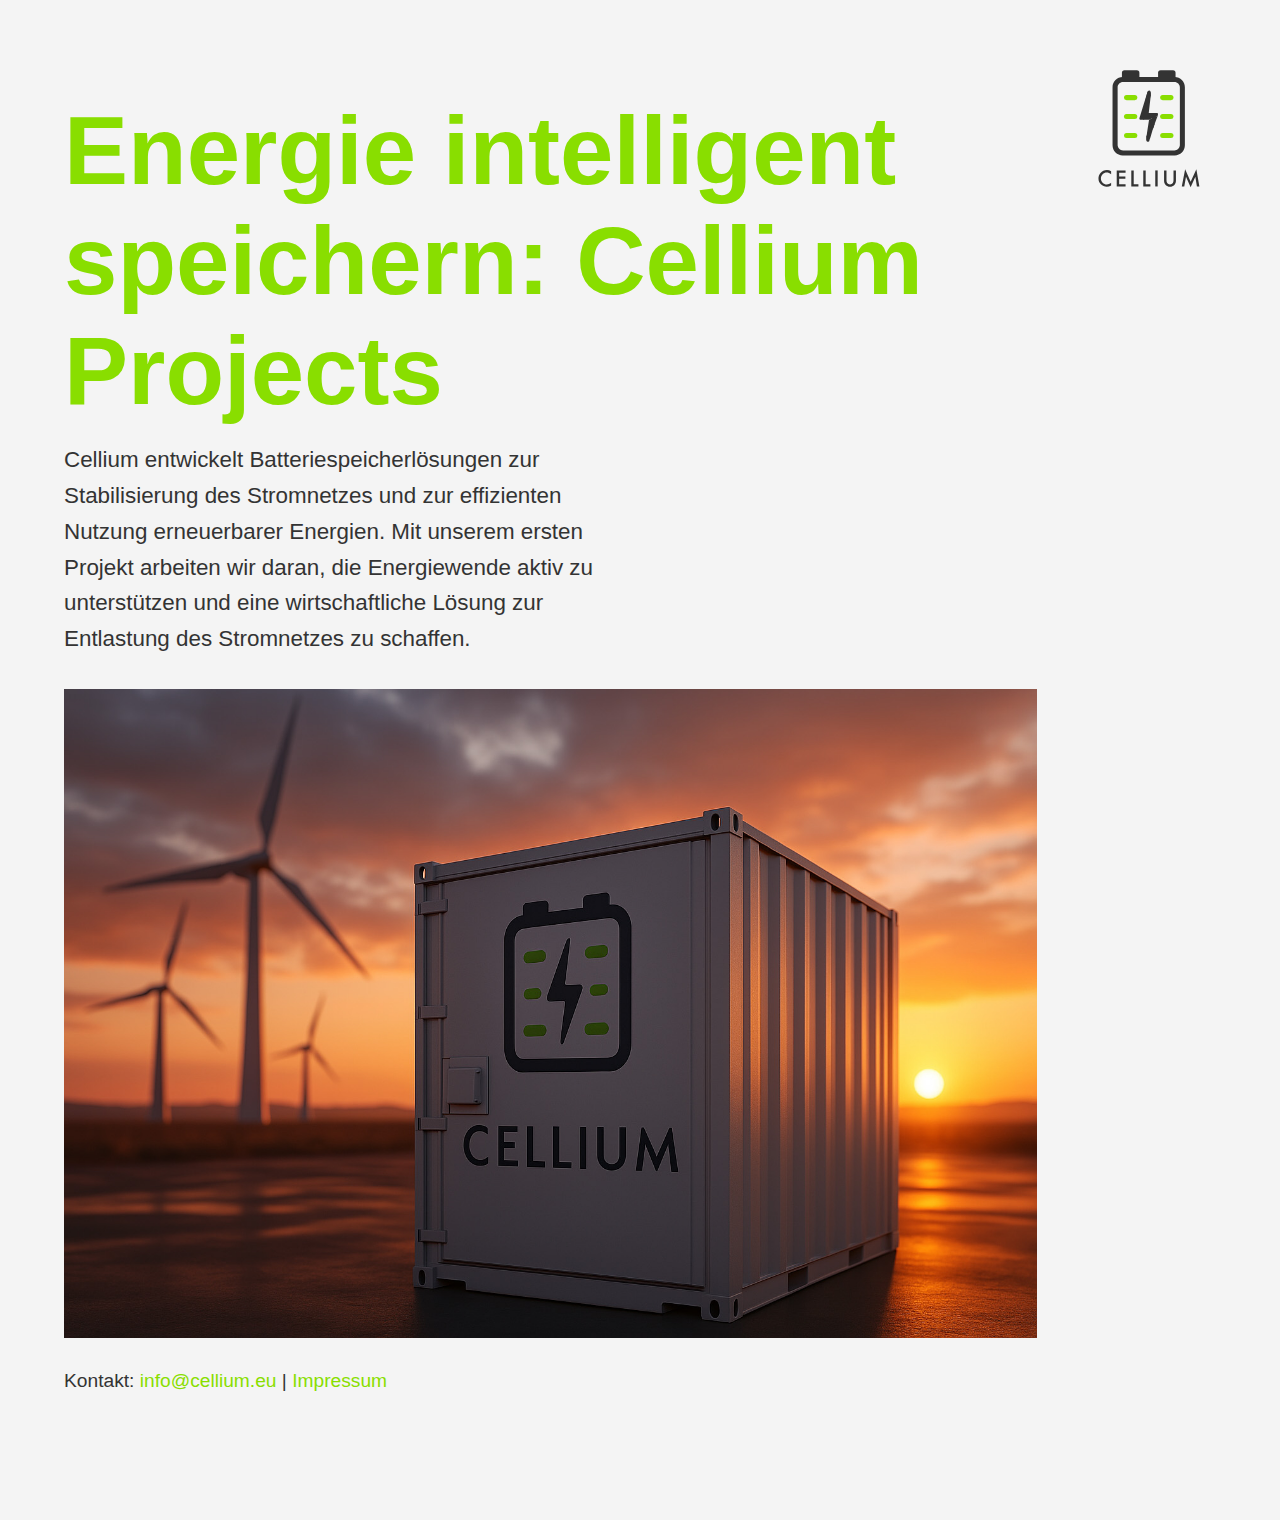
<file: index.html>
<!DOCTYPE html>
<html lang="de">
<head>
    <meta charset="UTF-8">
    <meta name="viewport" content="width=device-width, initial-scale=1.0">
    <title>Cellium BESS Projekt</title>
    <link rel="stylesheet" href="style.css">
</head>
<body>
    <img src="Cellium Logo V1.svg" alt="Cellium Logo" class="logo">

    <div class="container">
        <div class="header">Energie intelligent speichern: Cellium Projects</div>
        <div class="text">
            Cellium entwickelt Batteriespeicherlösungen zur Stabilisierung des Stromnetzes und zur effizienten Nutzung erneuerbarer Energien. Mit unserem ersten Projekt arbeiten wir daran, die Energiewende aktiv zu unterstützen und eine wirtschaftliche Lösung zur Entlastung des Stromnetzes zu schaffen.
        </div>
        <div class="image-container">
            <img src="Cellium_Bess_1.jpg" alt="BESS System">
        </div>
        <div class="contact">
            Kontakt: <a href="mailto:info@cellium.eu">info@cellium.eu</a> | <a href="impressum.html">Impressum</a>
        </div>
    </div>
    <style>
        @media (max-width: 768px) {
            body {
                padding: 1rem;
                align-items: center;
            }

            .logo {
                width: 150px;
                margin: 0 auto; /* Zentriere das Logo */
                position: relative;
                display: block;
                top: 1rem;
                left: 50%; /* Logo in die Mitte verschieben */
                transform: translateX(-50%); /* Exakte Zentrierung */
            }

            .header {
                font-size: 4rem;
                text-align: center;
                margin-top: 2rem; /* Weniger Abstand, da Logo jetzt mittig ist */
            }

            .container {
                max-width: 100%;
                padding: 1rem;
                margin: 1rem 0;
            }

            .text {
                font-size: 1.2rem;
                margin: 0.5rem;
                max-width: 90%;
                text-align: center;
            }

            .contact {
                font-size: 1.2rem;
                margin: 2rem 0;
                text-align: left;
                color: #333333; /* Grauer Text */
            }

            .contact a {
                color: #89DE00; /* Grüner Link */
                text-decoration: none;
            }

            .contact a:hover {
                text-decoration: underline;
            }

            .image-container img {
                width: 100%; /* Volle Breite auf Mobilgeräten */
                height: auto;
                object-fit: cover; /* Zuschneiden, um den Raum besser zu füllen */
            }
        }
    </style>
</body>
</html>
</file>
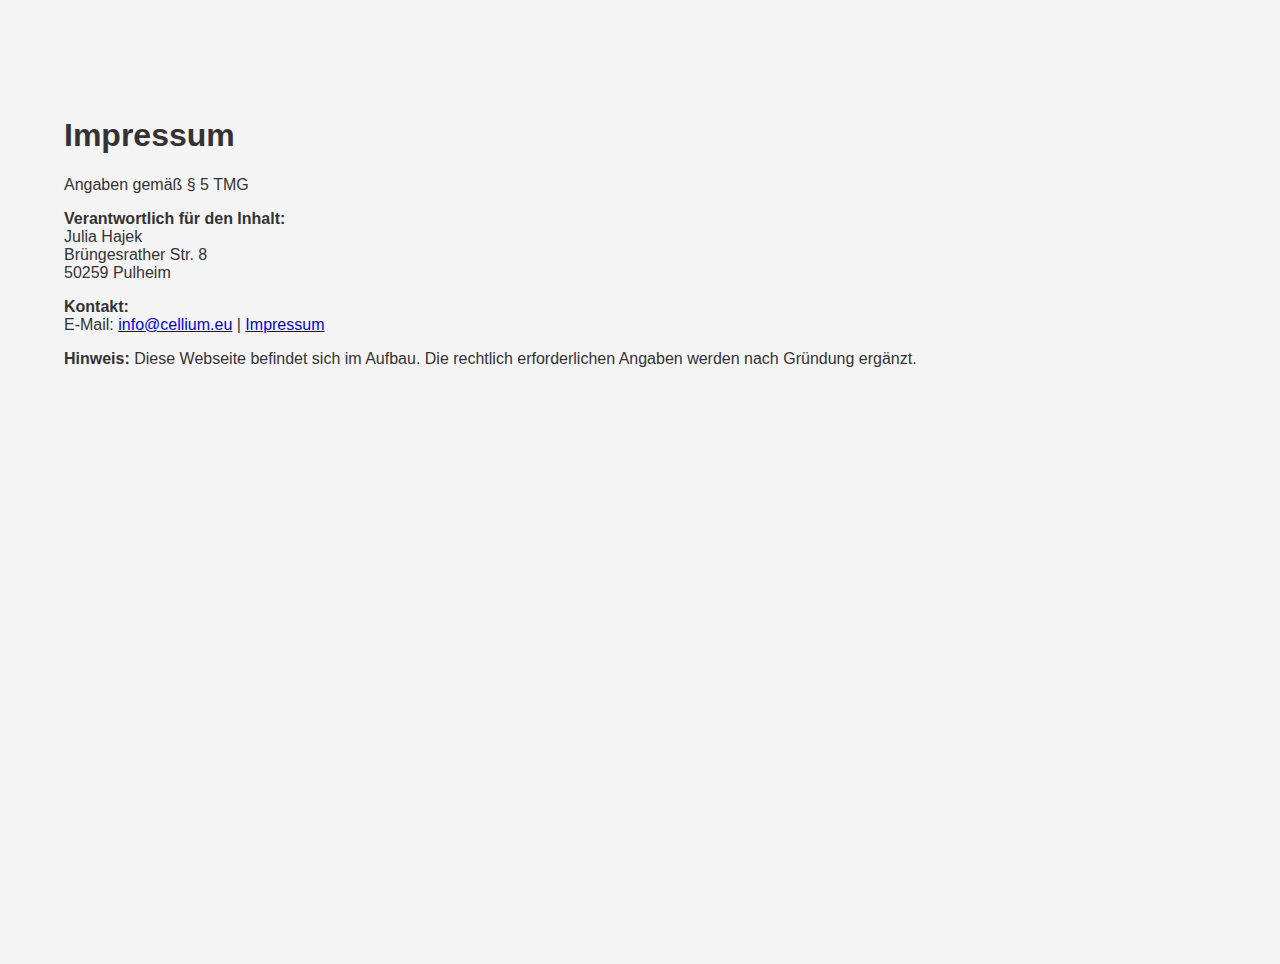
<file: impressum.html>
<!DOCTYPE html>
<html lang="de">
<head>
    <meta charset="UTF-8">
    <meta name="viewport" content="width=device-width, initial-scale=1.0">
    <title>Impressum - Cellium</title>
    <link rel="stylesheet" href="style.css">
</head>
<body>
    <div class="container">
        <h1>Impressum</h1>
        <p>Angaben gemäß § 5 TMG</p>
        <p><strong>Verantwortlich für den Inhalt:</strong><br>
        Julia Hajek<br>
        Brüngesrather Str. 8<br>
        50259 Pulheim<br>
        </p>
        <p><strong>Kontakt:</strong><br>
        E-Mail: <a href="mailto:info@cellium.eu">info@cellium.eu</a> | <a href="impressum.html">Impressum</a></p>
        <p><strong>Hinweis:</strong> Diese Webseite befindet sich im Aufbau. Die rechtlich erforderlichen Angaben werden nach Gründung ergänzt.</p>
    </div>
</body>
</html>
</file>
<file: style.css>
body {
    font-family: Arial, sans-serif;
    background: #f4f4f4;
    color: #333333;
    margin: 0;
    padding: 2rem;
    display: flex;
    flex-direction: column;
    align-items: flex-start;
    justify-content: flex-start;
    min-height: 100vh;
}

.header {
    font-size: 6rem;
    font-weight: bold;
    color: #89DE00;
    margin-bottom: 1rem;
}

.logo {
    position: absolute;
    top: 2rem;
    right: 2rem;
    width: 200px; /* Vergrößertes Logo */
}

.container {
    text-align: left;
    padding: 2rem;
    max-width: 80%;
    margin: 2rem 0;
}

.text {
    font-size: 1.4rem;
    margin: 0.5rem 0;
    text-align: left;
    color: #333333;
    line-height: 1.6;
    max-width: 60%;
}

.contact {
    font-size: 1.2rem;
    margin: 2rem 0;
    text-align: left;
    color: #333333; /* Grauer Text */
}

.contact a {
    color: #89DE00; /* Grüner Link */
    text-decoration: none;
}

.contact a:hover {
    text-decoration: underline;
}

.image-container {
    width: 100%; /* Container bleibt flexibel */
    margin: 2rem 0;
    display: flex;
    justify-content: center; /* Bild zentrieren */
}

.image-container img {
    width: 100%; /* Bild zurück auf ursprüngliche Größe */
    height: auto; /* Behalte das Seitenverhältnis bei */
}

@media (max-width: 768px) {
    body {
        padding: 1rem;
        align-items: center;
    }

    .logo {
        width: 150px;
        margin: 0 auto; /* Zentriere das Logo */
        position: relative; /* Kein Fixieren mehr */
        display: block;
        top: 1rem;
        left: 50%; /* Logo in die Mitte verschieben */
        transform: translateX(-50%); /* Exakte Zentrierung */
    }

    .header {
        font-size: 4rem;
        text-align: center;
        margin-top: 2rem; /* Weniger Abstand, da Logo jetzt mittig ist */
    }

    .container {
        max-width: 100%;
        padding: 1rem;
        margin: 1rem 0;
    }

    .text {
        font-size: 1.2rem;
        margin: 0.5rem;
        max-width: 90%;
        text-align: center;
    }

    .contact {
        font-size: 1rem;
        margin: 1rem 0;
        text-align: center;
    }

    .image-container img {
        width: 100%; /* Volle Breite auf Mobilgeräten */
        height: auto;
        object-fit: cover; /* Zuschneiden, um den Raum besser zu füllen */
    }
}
</file>
